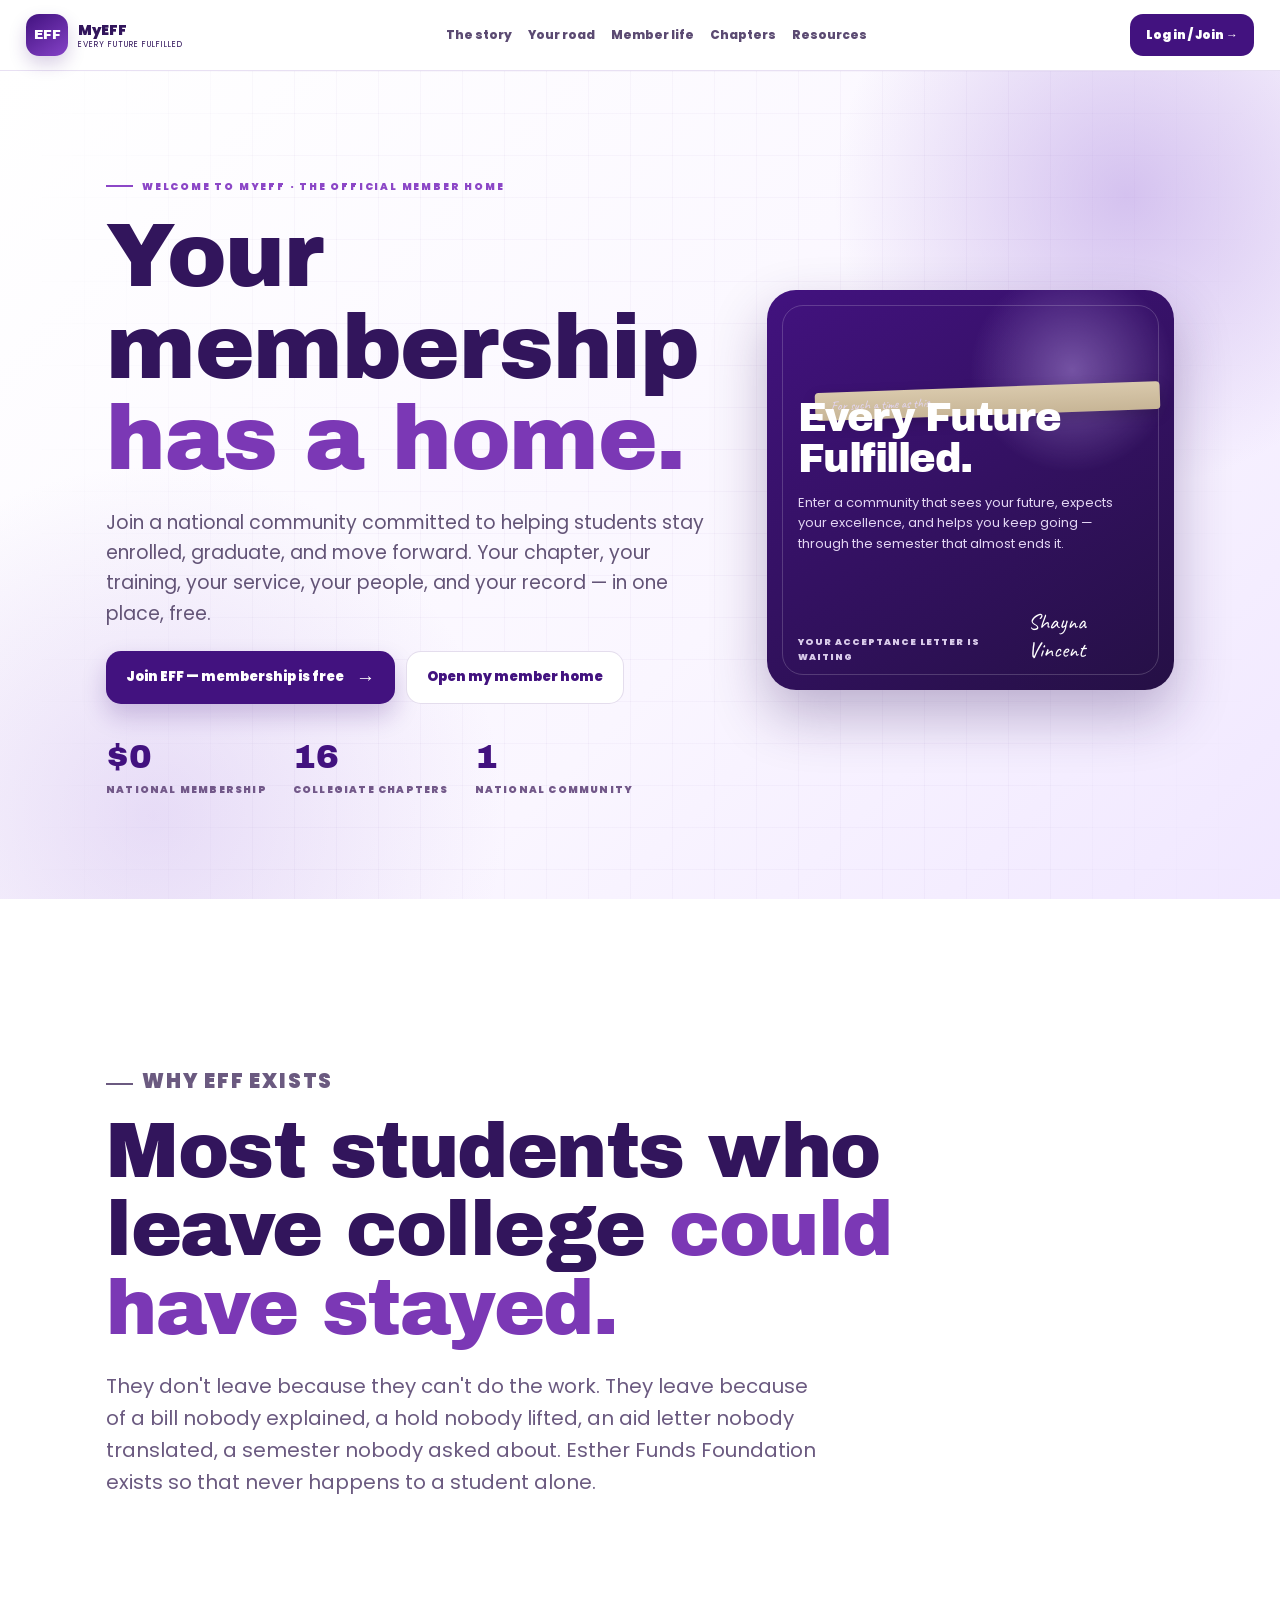
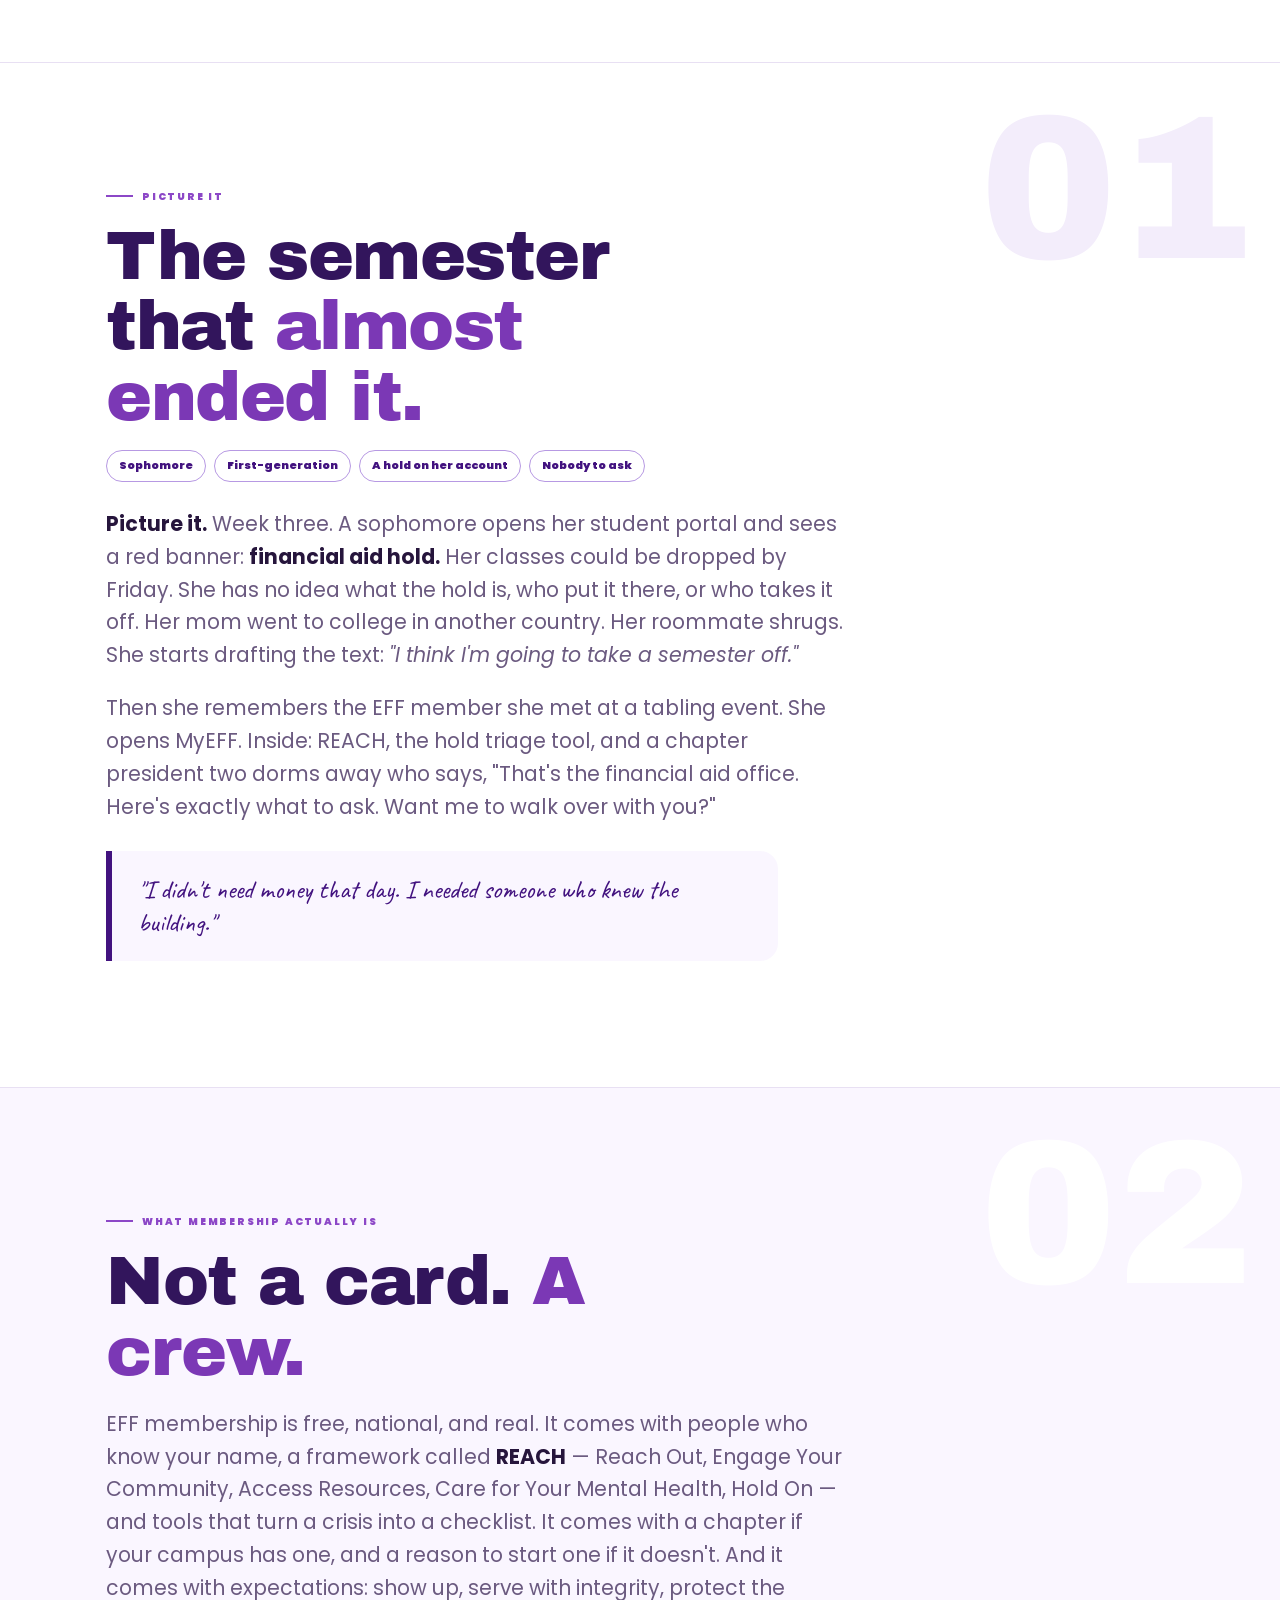
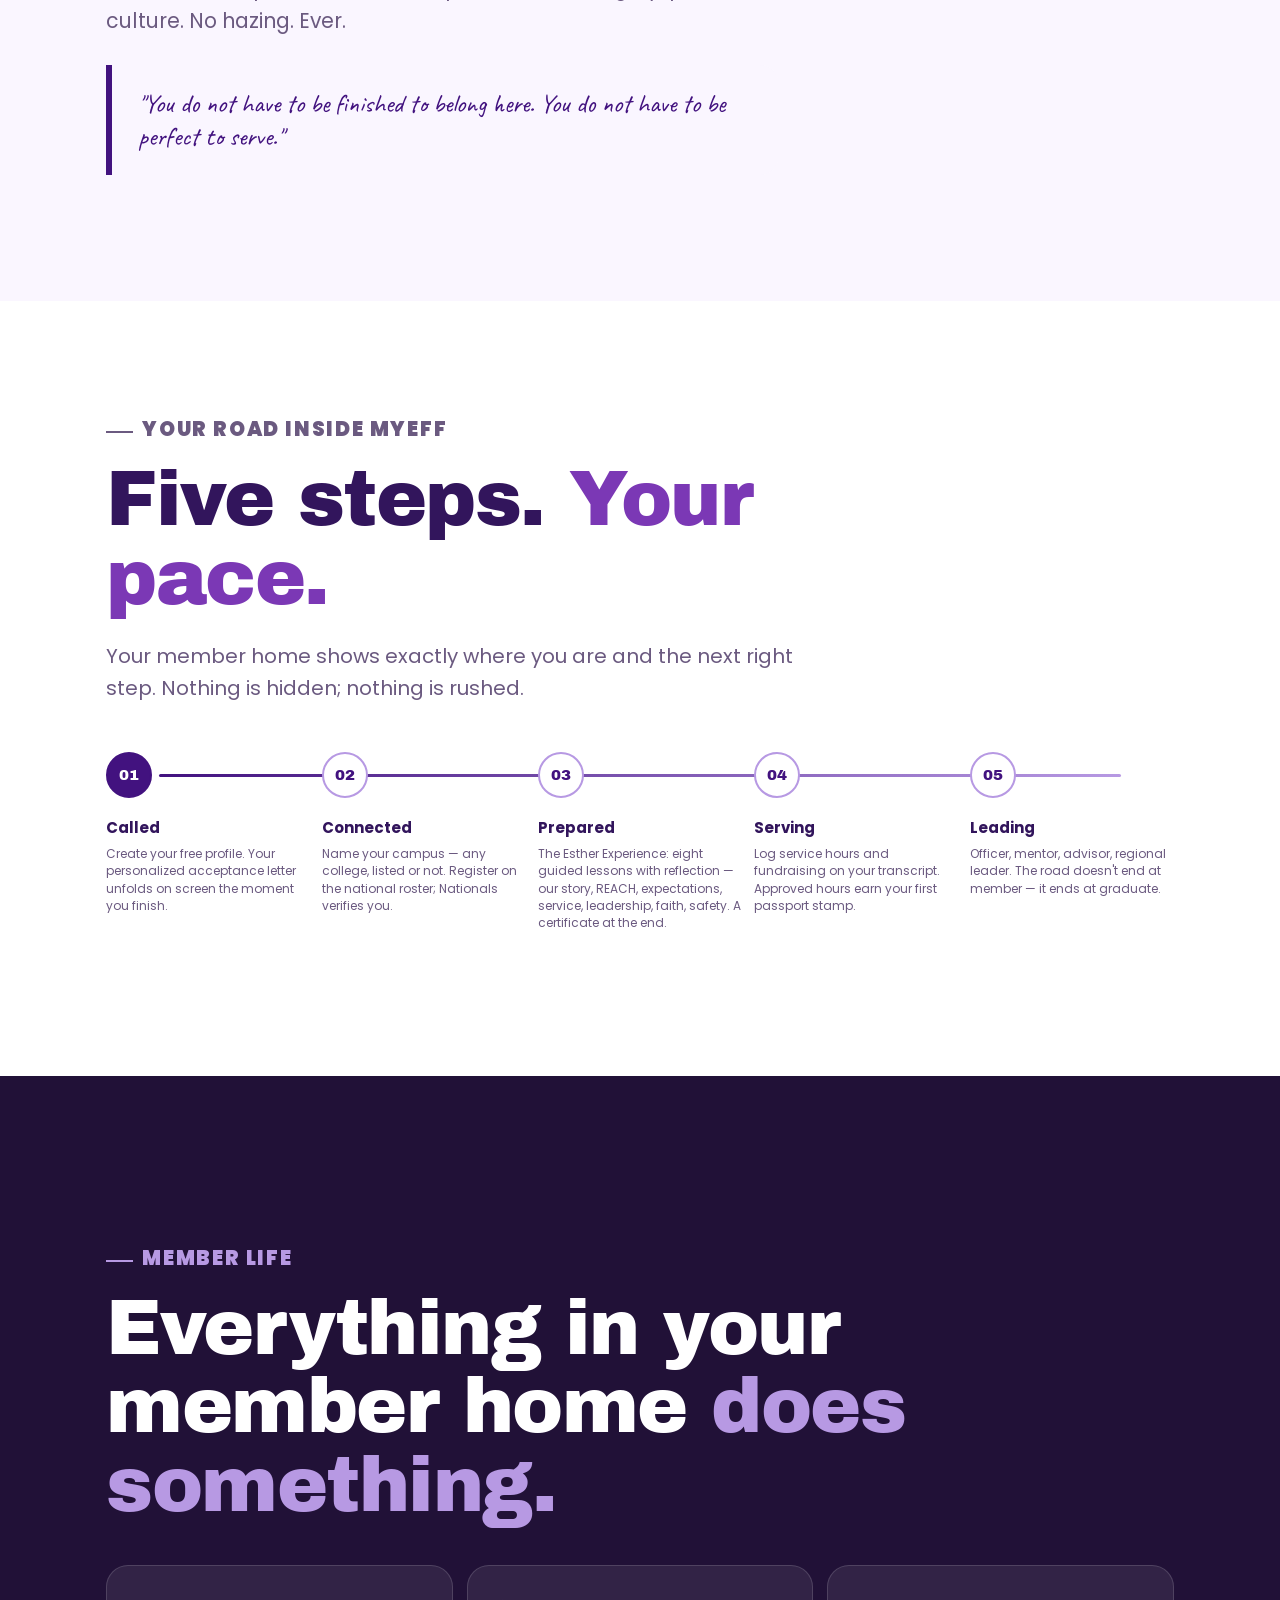
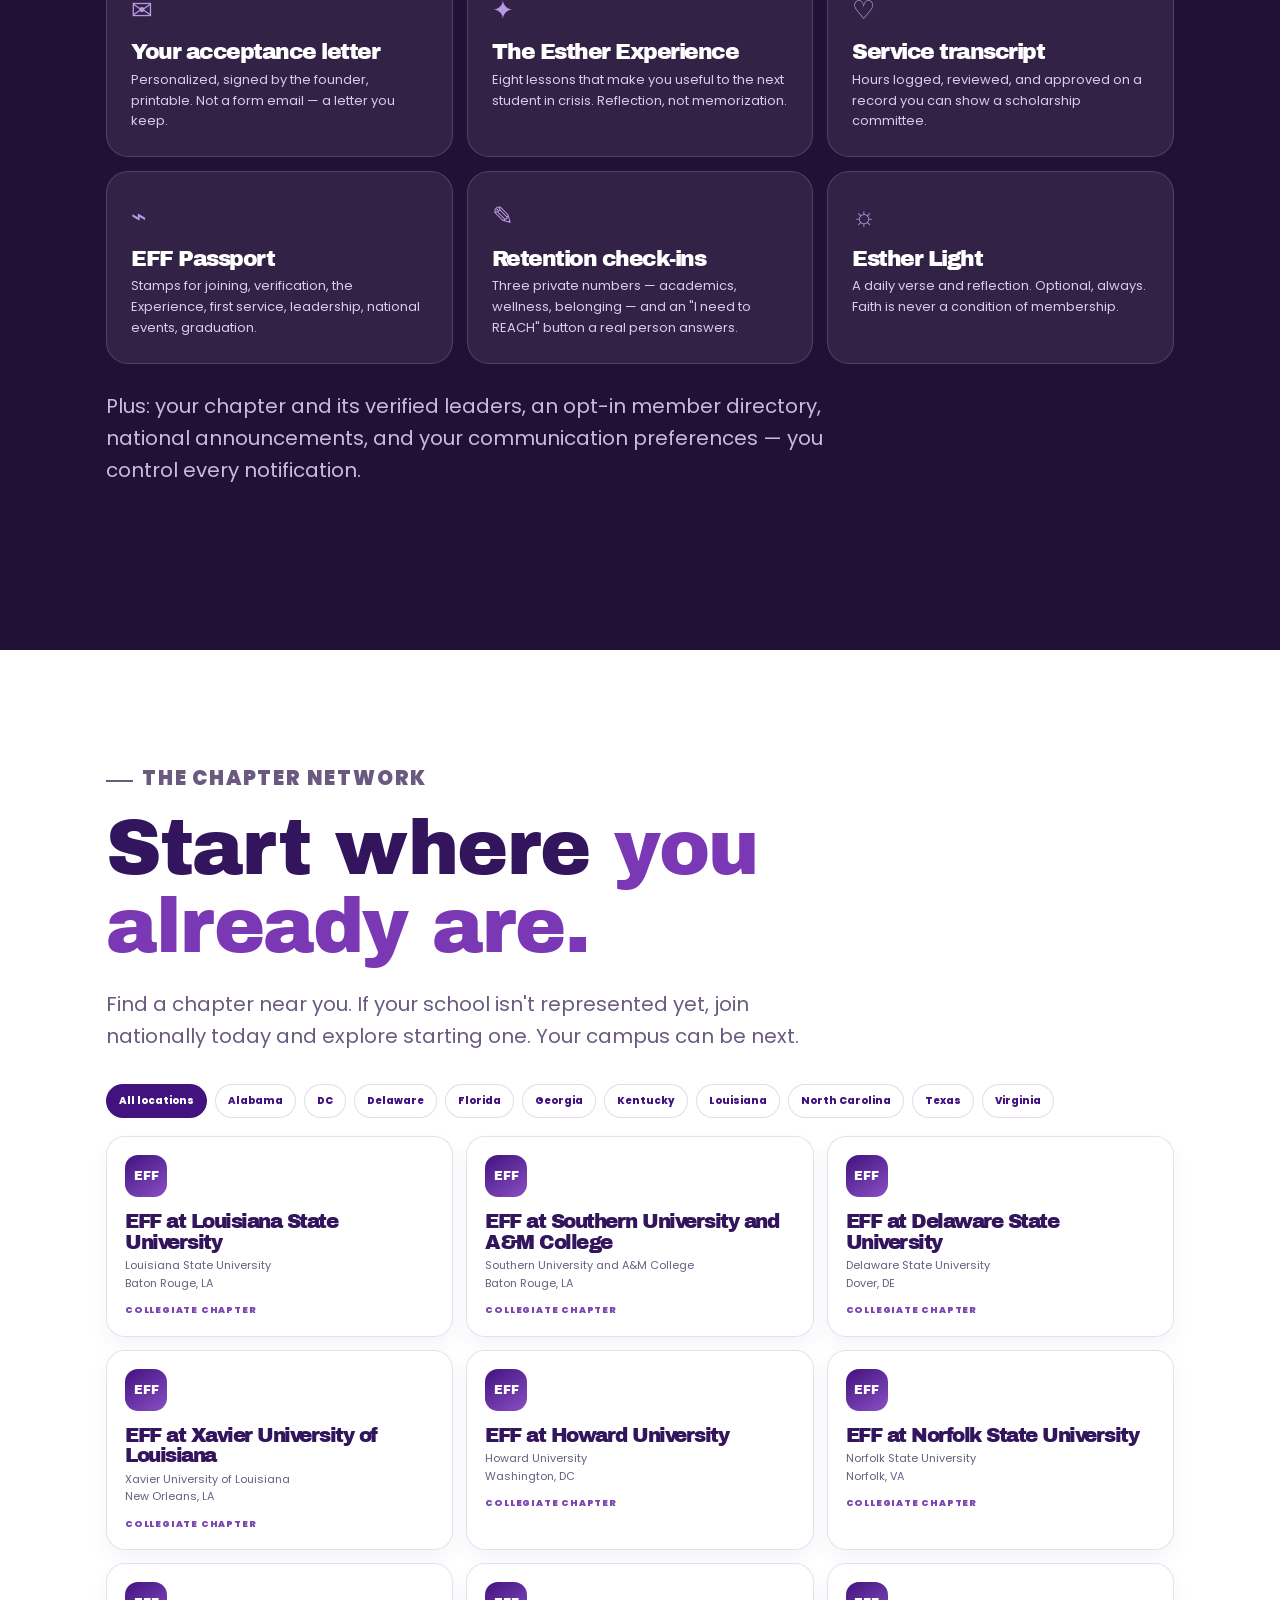
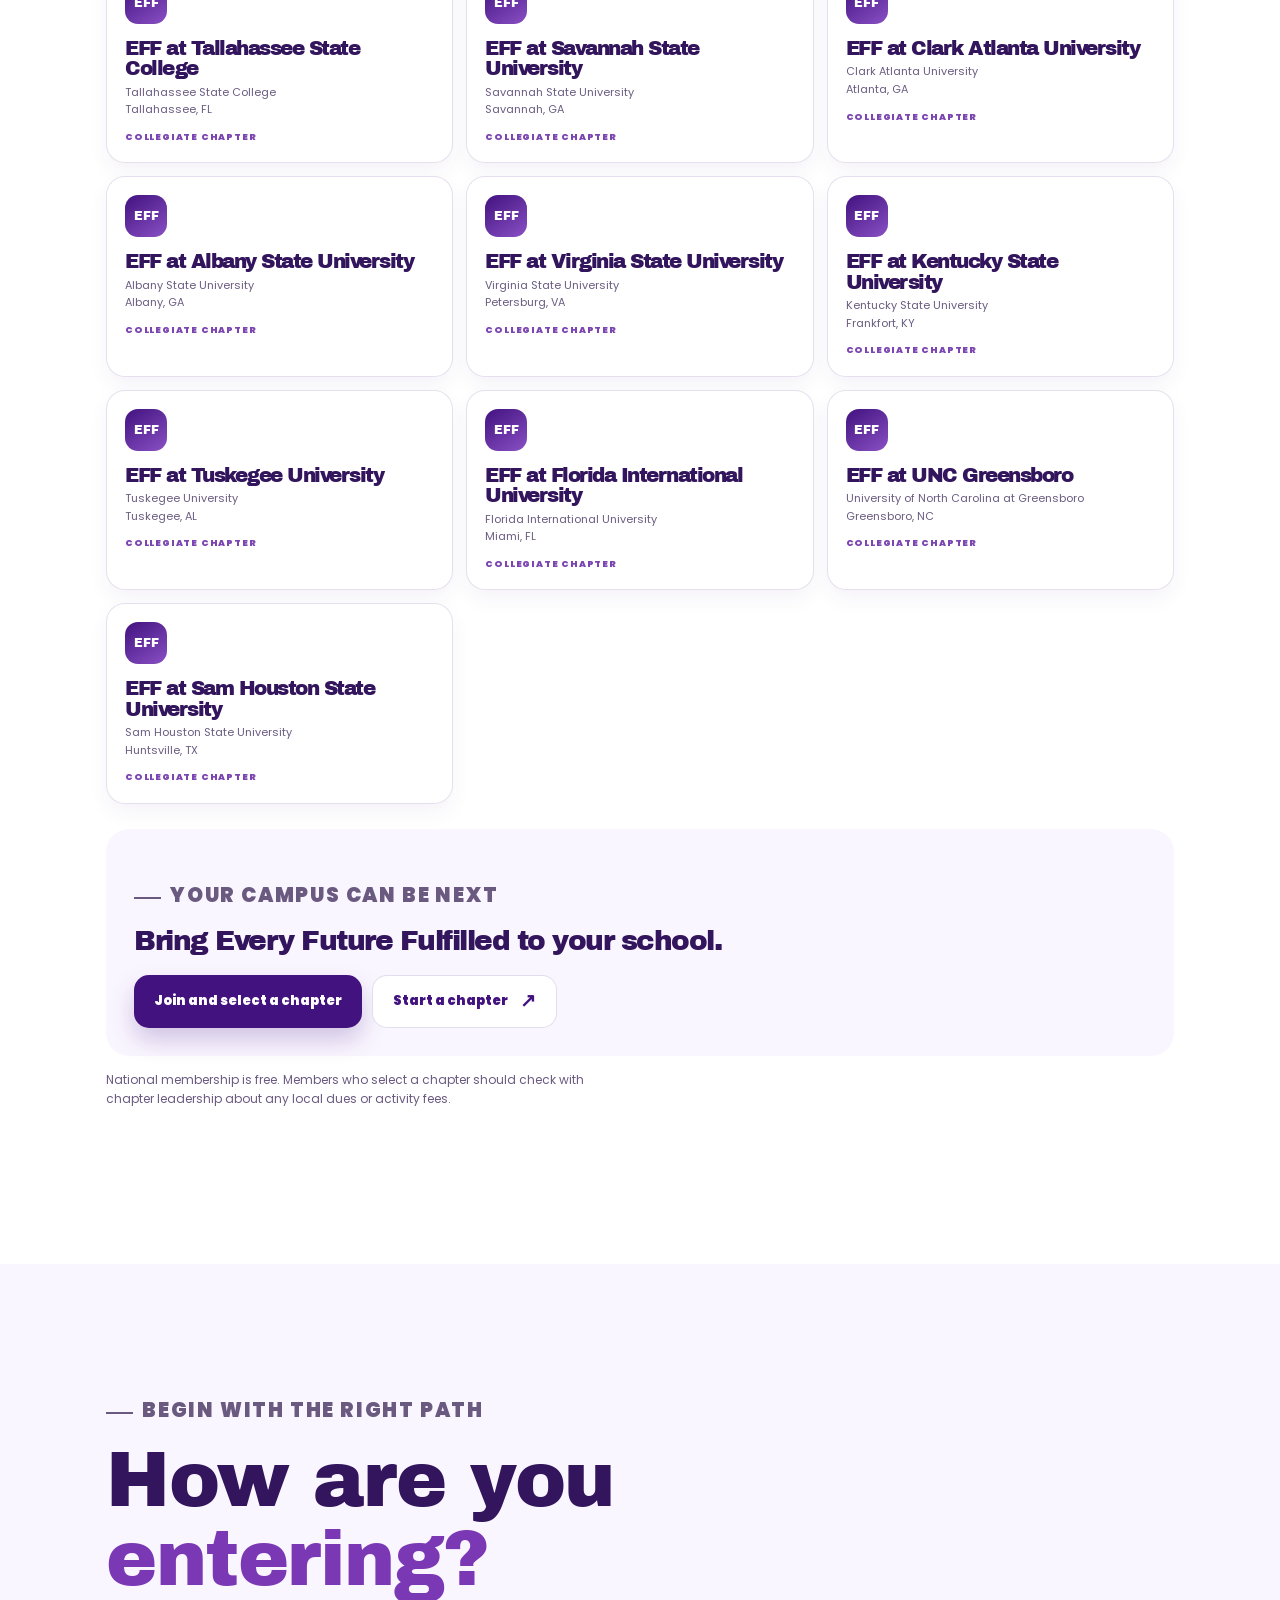
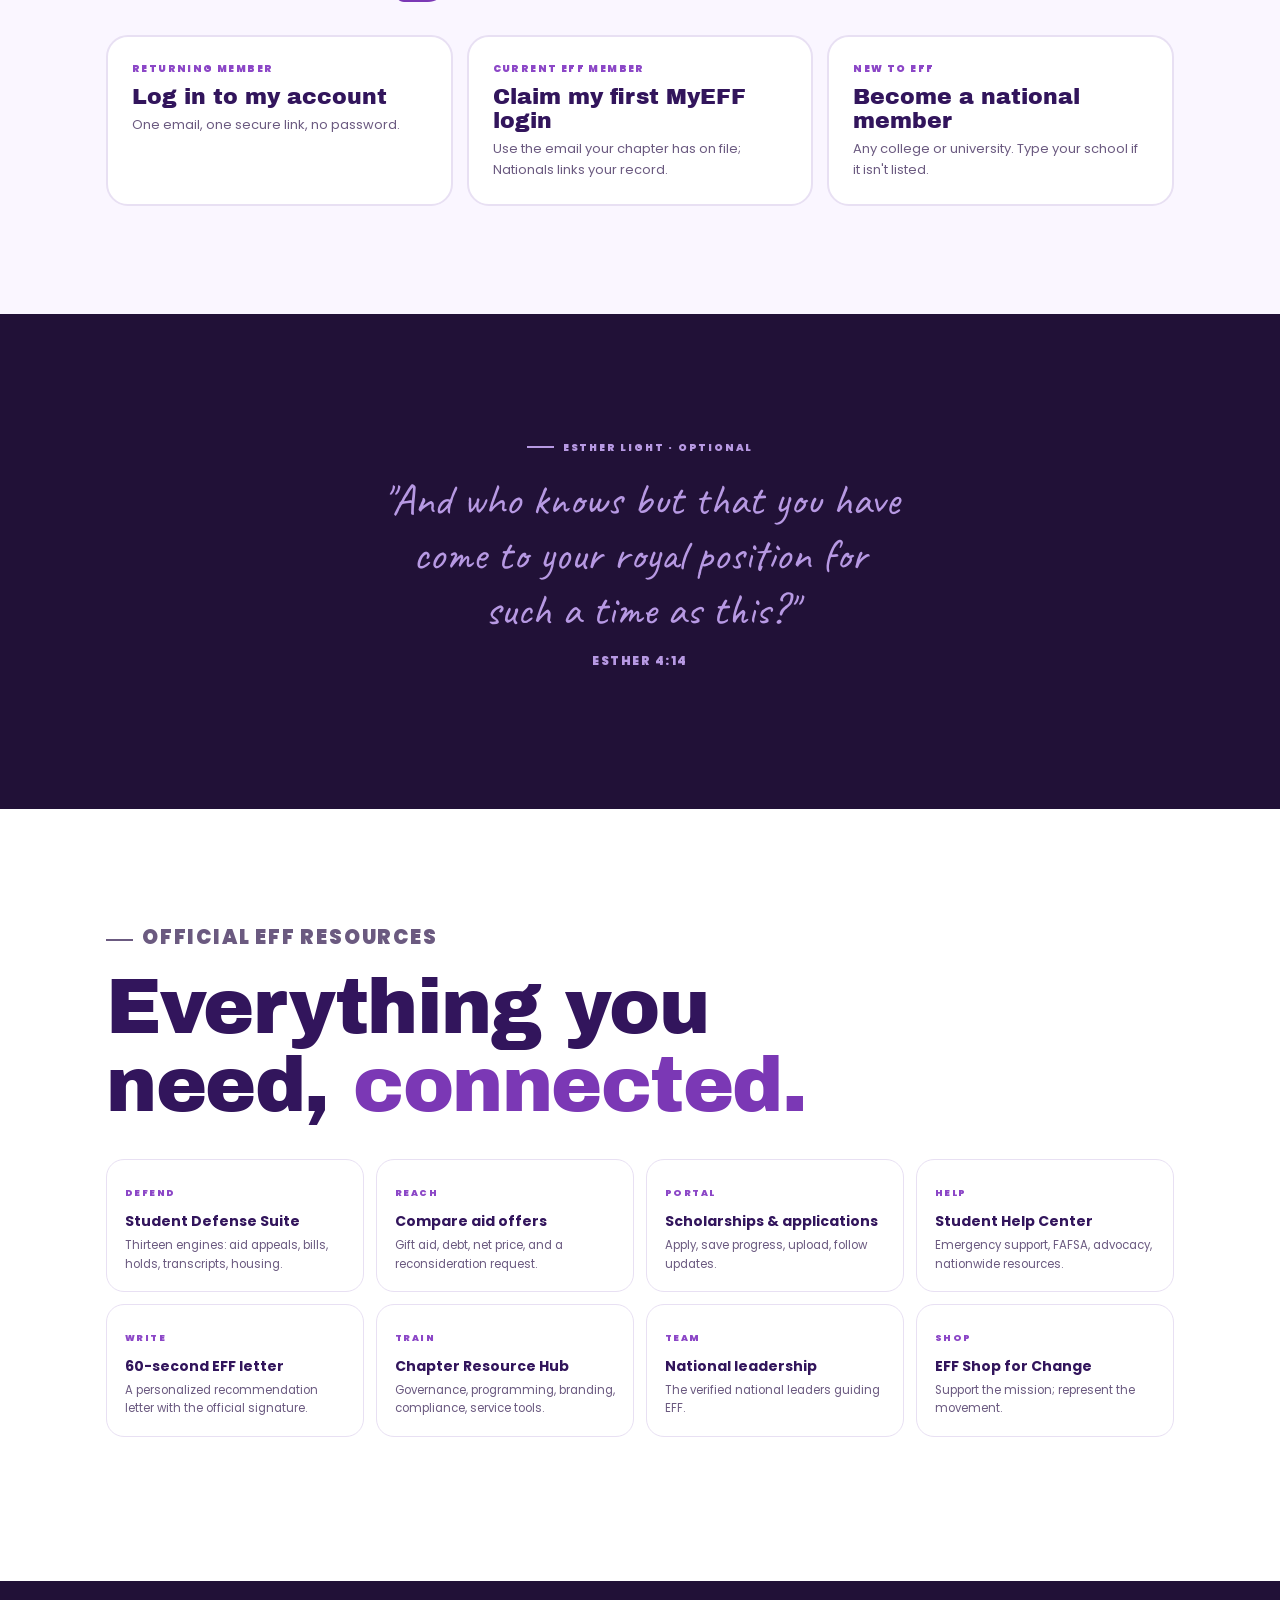
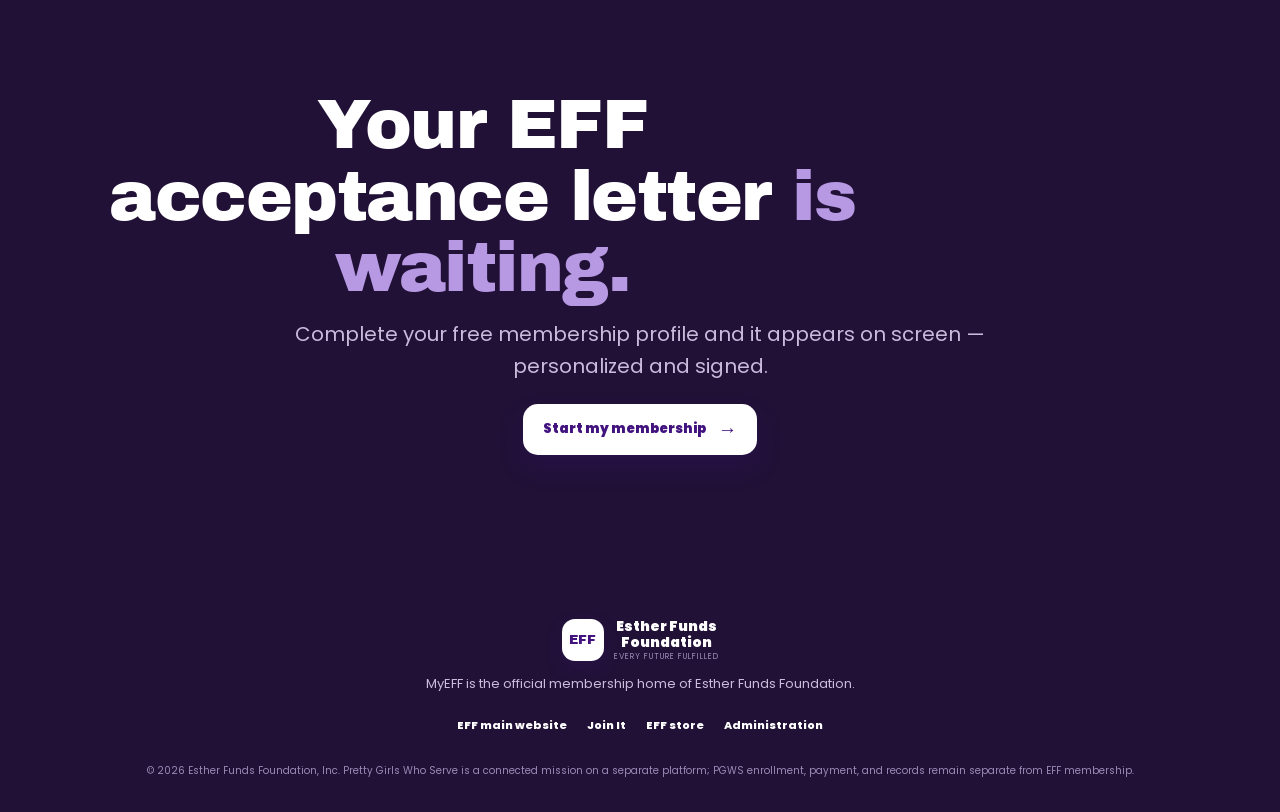
<file: index_story.html>
<!doctype html>
<html lang="en">
<head>
<meta charset="utf-8"><meta name="viewport" content="width=device-width,initial-scale=1">
<meta name="description" content="MyEFF is the official member home of Esther Funds Foundation. Free national membership. One connected community. Every Future Fulfilled.">
<title>MyEFF | Esther Funds Foundation</title>
<link rel="preconnect" href="https://fonts.googleapis.com"><link rel="preconnect" href="https://fonts.gstatic.com" crossorigin>
<link href="https://fonts.googleapis.com/css2?family=Archivo+Black&family=Caveat:wght@700&family=Poppins:wght@400;500;600;700;800;900&display=swap" rel="stylesheet">
<style>
:root{--p:#42127f;--d:#32155c;--deep:#211137;--l:#b799e3;--lav:#e6dbf5;--s:#faf6ff;--c:#f5f0e6;--g:#c9a66b;--ink:#26153c;--mute:#6b5a80;--line:#e8e0f3;--serif:'Archivo Black',Poppins,Arial,sans-serif;--body:Poppins,Arial,sans-serif}
*{box-sizing:border-box}html{scroll-behavior:smooth;scroll-padding-top:80px}
body{margin:0;background:#fff;color:var(--ink);font-family:var(--body);line-height:1.6;overflow-x:hidden}
a{color:inherit}
h1,h2,h3{margin:0;font-family:var(--serif);font-weight:400;line-height:1.02;letter-spacing:-1.5px;color:var(--d)}
h1 em,h2 em{font-style:normal;color:#7b38b5}
#bar{position:fixed;top:0;left:0;height:3px;width:0;background:var(--p);z-index:70}
.nav{position:sticky;top:0;z-index:50;display:flex;align-items:center;justify-content:space-between;gap:14px;padding:14px 26px;background:rgba(255,255,255,.86);backdrop-filter:blur(12px);border-bottom:1px solid var(--line)}
.brand{display:flex;align-items:center;gap:10px;color:var(--d);text-decoration:none;line-height:1}
.mark{display:grid;place-items:center;width:42px;height:42px;border-radius:13px;background:linear-gradient(145deg,var(--p),#8542c7);color:#fff;font:13px var(--serif);box-shadow:0 8px 18px rgba(66,18,127,.2)}
.brand b{font-size:14px;font-weight:900}.brand small{display:block;margin-top:3px;font-size:8px;letter-spacing:1px;text-transform:uppercase}
.nav nav{display:flex;gap:16px}.nav nav a{font-size:12px;font-weight:800;color:#5b4a72;text-decoration:none}
.login{padding:11px 16px;border-radius:13px;color:#fff;background:var(--p);font-size:12px;font-weight:900;text-decoration:none;white-space:nowrap}
@media(max-width:820px){.nav nav{display:none}}
.wrap{max-width:1120px;margin:0 auto;padding:0 26px}
.rv{opacity:0;transform:translateY(34px);transition:opacity .9s cubic-bezier(.2,.8,.2,1),transform .9s cubic-bezier(.2,.8,.2,1)}
.rv.in{opacity:1;transform:none}.d1{transition-delay:.12s}.d2{transition-delay:.24s}.d3{transition-delay:.36s}.d4{transition-delay:.48s}
.eyebrow{margin:0 0 16px;color:#8c47c7;font-size:10px;font-weight:900;letter-spacing:1.8px}.eyebrow:before{content:'';display:inline-block;width:27px;height:2px;background:currentColor;margin:0 9px 3px 0}
.btn{display:inline-flex;align-items:center;justify-content:center;gap:12px;border-radius:15px;padding:15px 20px;text-decoration:none;font-size:13px;font-weight:900;transition:transform .2s}
.btn:hover{transform:translateY(-3px)}.btn b{font-size:19px;line-height:0}
.btn.purple{background:var(--p);color:#fff;box-shadow:0 12px 25px rgba(66,18,127,.22)}.btn.white{background:#fff;color:var(--p);border:1px solid rgba(66,18,127,.14)}.btn.ghost{background:transparent;color:#fff;border:2px solid rgba(255,255,255,.6)}.btn.gold{background:var(--g);color:#332413}
/* hero */
.hero{position:relative;min-height:92vh;display:grid;align-items:center;padding:70px 0 60px;overflow:hidden;background:radial-gradient(circle at 88% 15%,rgba(183,153,227,.56),transparent 22%),radial-gradient(circle at 12% 90%,rgba(183,153,227,.3),transparent 26%),linear-gradient(135deg,#fff,#faf6ff 60%,#f0e7ff)}
.hero-grid{position:absolute;inset:0;opacity:.7;background-image:linear-gradient(rgba(66,18,127,.045) 1px,transparent 1px),linear-gradient(90deg,rgba(66,18,127,.045) 1px,transparent 1px);background-size:42px 42px;mask-image:linear-gradient(90deg,transparent,black 25%,black 78%,transparent)}
.hero .wrap{position:relative;display:grid;grid-template-columns:1.2fr .8fr;gap:50px;align-items:center}
@media(max-width:900px){.hero .wrap{grid-template-columns:1fr}}
.hero h1{font-size:clamp(46px,7vw,100px);max-width:12ch}
.lead{max-width:56ch;margin:22px 0;color:#635477;font-size:clamp(16px,1.6vw,19px)}
.actions{display:flex;gap:11px;flex-wrap:wrap}
.counts{display:flex;gap:26px;margin-top:34px}.counts b{display:block;font:34px var(--serif);color:var(--p)}.counts span{font-size:10px;font-weight:900;letter-spacing:1.2px;color:#725889}
.welcome-card{position:relative;min-height:400px;padding:80px 31px 27px;border-radius:29px;overflow:hidden;color:#fff;background:radial-gradient(circle at 75% 20%,rgba(183,153,227,.48),transparent 23%),linear-gradient(150deg,#42127f,#251045);box-shadow:0 25px 55px rgba(50,21,92,.3);transform:rotate(2deg)}
.welcome-card:after{content:'';position:absolute;inset:15px;border:1px solid rgba(255,255,255,.18);border-radius:21px}
.tape{position:absolute;top:17px;left:17px;z-index:1;margin:0;padding:6px 16px;border-radius:4px;background:linear-gradient(#d9c9ac,#c7b596);box-shadow:0 5px 14px rgba(0,0,0,.17);color:#5a4a2e;font:24px Caveat,cursive;transform:rotate(-2deg)}
.welcome-card h2{position:relative;z-index:1;color:#fff;font-size:40px}.welcome-card p{position:relative;z-index:1;color:#e2d5f3;font-size:13px}
.welcome-card .sig{position:absolute;z-index:1;bottom:26px;left:31px;right:31px;display:flex;justify-content:space-between;align-items:end;font-size:9px;font-weight:900;letter-spacing:1px;color:#d9cbea}.welcome-card .sig b{font:22px Caveat,cursive;color:#fff;letter-spacing:0}
/* statements */
.st{padding:16vh 0}.st h2{font-size:clamp(36px,6vw,84px);max-width:16ch}.st p{max-width:60ch;font-size:clamp(16px,1.6vw,20px);color:var(--mute);margin-top:22px}
.dark{background:var(--deep);color:#fff}.dark h2{color:#fff}.dark h2 em{color:var(--l)}.dark .st p,.dark p{color:#c9bbdc}.dark .eyebrow{color:var(--l)}
/* scene */
.scene{padding:14vh 0;border-top:1px solid var(--line);position:relative}
.scene .num{font:clamp(90px,16vw,220px) var(--serif);line-height:.8;color:#f3edfb;position:absolute;right:2vw;top:5vh;pointer-events:none;user-select:none}
.scene h2{font-size:clamp(34px,5.4vw,74px);max-width:14ch}
.who{display:flex;gap:8px;flex-wrap:wrap;margin:18px 0 26px}.who span{font-size:11px;font-weight:900;border:1.5px solid var(--l);border-radius:999px;padding:6px 12px;color:var(--p)}
.picture{max-width:62ch;font-size:clamp(17px,1.6vw,21px);color:var(--mute)}.picture b{color:var(--ink)}
.quote{margin:28px 0 0;padding:22px 26px;border-left:6px solid var(--p);background:var(--s);border-radius:0 18px 18px 0;font:26px Caveat,cursive;color:var(--p);max-width:56ch}
/* road */
.road{position:relative;display:grid;grid-template-columns:repeat(5,1fr);gap:12px;margin:46px 0 0;padding:0;list-style:none}
.road:before{content:'';position:absolute;top:24px;left:5%;right:5%;height:3px;background:linear-gradient(90deg,var(--p),var(--l));border-radius:3px}
.road li{position:relative;padding-top:66px}.road li span{position:absolute;top:2px;left:0;z-index:1;display:grid;place-items:center;width:46px;height:46px;border-radius:50%;background:#fff;border:2px solid var(--l);color:var(--p);font:15px var(--serif)}
.road li.done span{background:var(--p);border-color:var(--p);color:#fff}
.road li b{display:block;color:var(--d);font-size:15px}.road li small{display:block;color:var(--mute);font-size:12px;line-height:1.45;margin-top:5px}
@media(max-width:800px){.road{grid-template-columns:1fr 1fr}.road:before{display:none}}
/* life grid */
.life{display:grid;grid-template-columns:repeat(3,1fr);gap:14px;margin-top:40px}
@media(max-width:820px){.life{grid-template-columns:1fr}}
.life article{padding:24px;border-radius:22px;background:rgba(255,255,255,.08);border:1px solid rgba(255,255,255,.14)}
.life span{font-size:26px;color:var(--l)}.life h3{color:#fff;font-size:22px;margin:10px 0 6px}.life p{font-size:13px;color:#d9cbea;margin:0}
/* chapters */
.filters{display:flex;gap:8px;flex-wrap:wrap;margin:32px 0 18px}.filters button{border:1px solid rgba(66,18,127,.15);border-radius:999px;padding:8px 12px;background:#fff;color:var(--p);font:800 10px var(--body);cursor:pointer}.filters button.active{background:var(--p);color:#fff}
.chapter-grid{display:grid;grid-template-columns:repeat(3,1fr);gap:13px}
@media(max-width:900px){.chapter-grid{grid-template-columns:1fr 1fr}}@media(max-width:560px){.chapter-grid{grid-template-columns:1fr}}
.chapter{padding:18px;border-radius:19px;border:1px solid rgba(66,18,127,.13);box-shadow:0 9px 20px rgba(66,18,127,.05);background:#fff}
.chapter .badge{display:grid;place-items:center;width:42px;height:42px;border-radius:13px;background:linear-gradient(145deg,var(--p),#8950c4);color:#fff;font:12px var(--serif)}
.chapter h3{font-size:20px;margin:14px 0 5px}.chapter p{margin:0;color:#6b5c80;font-size:11px}.chapter small{display:block;margin-top:11px;color:#7b45b2;font-size:9px;font-weight:900;letter-spacing:.8px}
.cta-row{display:flex;align-items:center;justify-content:space-between;gap:20px;margin-top:25px;padding:28px;border-radius:23px;background:var(--s);flex-wrap:wrap}
.cta-row h3{font-size:28px}
/* doors */
.doors{display:grid;grid-template-columns:repeat(3,1fr);gap:14px;margin-top:36px}
@media(max-width:820px){.doors{grid-template-columns:1fr}}
.door{display:block;padding:24px;border-radius:22px;background:#fff;border:2px solid var(--line);text-decoration:none;transition:border-color .2s,transform .2s}
.door:hover{border-color:var(--p);transform:translateY(-3px)}
.door small{display:block;font-size:10px;font-weight:900;letter-spacing:1.4px;color:#8c47c7}.door b{display:block;font:22px var(--serif);color:var(--d);margin:8px 0 6px}.door p{margin:0;font-size:13px;color:var(--mute)}
.light{text-align:center;padding:14vh 0}.light .verse{font:clamp(28px,4vw,44px) Caveat,cursive;color:var(--l);max-width:26ch;margin:0 auto}
.resources{display:grid;grid-template-columns:repeat(4,1fr);gap:12px;margin-top:34px}
@media(max-width:900px){.resources{grid-template-columns:1fr 1fr}}
.res{padding:18px;border-radius:18px;background:#fff;border:1px solid var(--line);text-decoration:none}.res small{font-size:9px;font-weight:900;letter-spacing:1.4px;color:#8c47c7}.res b{display:block;font-size:14px;color:var(--d);margin:6px 0 4px}.res p{margin:0;font-size:11.5px;color:var(--mute)}
footer{padding:55px 24px 30px;text-align:center;color:#e8ddf4;background:var(--deep)}
footer p{font-size:13px;color:#cabcdb}footer div{display:flex;justify-content:center;flex-wrap:wrap;gap:20px;margin:22px 0}footer div a{color:#fff;text-decoration:none;font-size:11px;font-weight:800}footer small{color:#9b89b5;font-size:10px}
@media(prefers-reduced-motion:reduce){.rv{opacity:1;transform:none}}
</style>
</head>
<body>
<div id="bar"></div>
<header class="nav"><a class="brand" href="#top"><span class="mark">EFF</span><span><b>MyEFF</b><small>Every Future Fulfilled</small></span></a><nav><a href="#story">The story</a><a href="#road">Your road</a><a href="#life">Member life</a><a href="#chapters">Chapters</a><a href="#resources">Resources</a></nav><a class="login" href="member.html">Log in / Join →</a></header>

<!-- HERO -->
<section class="hero" id="top"><div class="hero-grid"></div><div class="wrap">
 <div>
  <p class="eyebrow rv">WELCOME TO MYEFF · THE OFFICIAL MEMBER HOME</p>
  <h1 class="rv d1">Your membership <em>has a home.</em></h1>
  <p class="lead rv d2">Join a national community committed to helping students stay enrolled, graduate, and move forward. Your chapter, your training, your service, your people, and your record — in one place, free.</p>
  <div class="actions rv d3"><a class="btn purple" href="member.html">Join EFF — membership is free <b>→</b></a><a class="btn white" href="member.html">Open my member home</a></div>
  <div class="counts rv d4"><div><b>$0</b><span>NATIONAL MEMBERSHIP</span></div><div><b id="cChapters">17</b><span>COLLEGIATE CHAPTERS</span></div><div><b>1</b><span>NATIONAL COMMUNITY</span></div></div>
 </div>
 <aside class="welcome-card rv d2"><p class="tape">For such a time as this.</p><h2>Every Future<br>Fulfilled.</h2><p>Enter a community that sees your future, expects your excellence, and helps you keep going — through the semester that almost ends it.</p><div class="sig"><span>YOUR ACCEPTANCE LETTER IS WAITING</span><b>Shayna Vincent</b></div></aside>
</div></section>

<!-- STORY -->
<section class="st" id="story"><div class="wrap">
 <p class="eyebrow rv">WHY EFF EXISTS</p>
 <h2 class="rv d1">Most students who leave college <em>could have stayed.</em></h2>
 <p class="rv d2">They don't leave because they can't do the work. They leave because of a bill nobody explained, a hold nobody lifted, an aid letter nobody translated, a semester nobody asked about. Esther Funds Foundation exists so that never happens to a student alone.</p>
</div></section>

<section class="scene"><span class="num">01</span><div class="wrap">
 <p class="eyebrow rv">PICTURE IT</p>
 <h2 class="rv d1">The semester that <em>almost ended it.</em></h2>
 <div class="who rv d2"><span>Sophomore</span><span>First-generation</span><span>A hold on her account</span><span>Nobody to ask</span></div>
 <p class="picture rv d3"><b>Picture it.</b> Week three. A sophomore opens her student portal and sees a red banner: <b>financial aid hold.</b> Her classes could be dropped by Friday. She has no idea what the hold is, who put it there, or who takes it off. Her mom went to college in another country. Her roommate shrugs. She starts drafting the text: <i>"I think I'm going to take a semester off."</i></p>
 <p class="picture rv d3" style="margin-top:18px">Then she remembers the EFF member she met at a tabling event. She opens MyEFF. Inside: REACH, the hold triage tool, and a chapter president two dorms away who says, "That's the financial aid office. Here's exactly what to ask. Want me to walk over with you?"</p>
 <div class="quote rv d4">"I didn't need money that day. I needed someone who knew the building."</div>
</div></section>

<section class="scene" style="background:var(--s)"><span class="num" style="color:#fff">02</span><div class="wrap">
 <p class="eyebrow rv">WHAT MEMBERSHIP ACTUALLY IS</p>
 <h2 class="rv d1">Not a card. <em>A crew.</em></h2>
 <p class="picture rv d2">EFF membership is free, national, and real. It comes with people who know your name, a framework called <b>REACH</b> — Reach Out, Engage Your Community, Access Resources, Care for Your Mental Health, Hold On — and tools that turn a crisis into a checklist. It comes with a chapter if your campus has one, and a reason to start one if it doesn't. And it comes with expectations: show up, serve with integrity, protect the culture. No hazing. Ever.</p>
 <div class="quote rv d3">"You do not have to be finished to belong here. You do not have to be perfect to serve."</div>
</div></section>

<!-- ROAD -->
<section class="st" id="road" style="padding-top:10vh"><div class="wrap">
 <p class="eyebrow rv">YOUR ROAD INSIDE MYEFF</p>
 <h2 class="rv d1">Five steps. <em>Your pace.</em></h2>
 <p class="rv d2">Your member home shows exactly where you are and the next right step. Nothing is hidden; nothing is rushed.</p>
 <ol class="road">
  <li class="done rv"><span>01</span><b>Called</b><small>Create your free profile. Your personalized acceptance letter unfolds on screen the moment you finish.</small></li>
  <li class="rv d1"><span>02</span><b>Connected</b><small>Name your campus — any college, listed or not. Register on the national roster; Nationals verifies you.</small></li>
  <li class="rv d2"><span>03</span><b>Prepared</b><small>The Esther Experience: eight guided lessons with reflection — our story, REACH, expectations, service, leadership, faith, safety. A certificate at the end.</small></li>
  <li class="rv d3"><span>04</span><b>Serving</b><small>Log service hours and fundraising on your transcript. Approved hours earn your first passport stamp.</small></li>
  <li class="rv d4"><span>05</span><b>Leading</b><small>Officer, mentor, advisor, regional leader. The road doesn't end at member — it ends at graduate.</small></li>
 </ol>
</div></section>

<!-- LIFE -->
<section class="st dark" id="life"><div class="wrap">
 <p class="eyebrow rv">MEMBER LIFE</p>
 <h2 class="rv d1">Everything in your member home <em>does something.</em></h2>
 <div class="life">
  <article class="rv"><span>✉</span><h3>Your acceptance letter</h3><p>Personalized, signed by the founder, printable. Not a form email — a letter you keep.</p></article>
  <article class="rv d1"><span>✦</span><h3>The Esther Experience</h3><p>Eight lessons that make you useful to the next student in crisis. Reflection, not memorization.</p></article>
  <article class="rv d2"><span>♡</span><h3>Service transcript</h3><p>Hours logged, reviewed, and approved on a record you can show a scholarship committee.</p></article>
  <article class="rv"><span>⌁</span><h3>EFF Passport</h3><p>Stamps for joining, verification, the Experience, first service, leadership, national events, graduation.</p></article>
  <article class="rv d1"><span>✎</span><h3>Retention check-ins</h3><p>Three private numbers — academics, wellness, belonging — and an "I need to REACH" button a real person answers.</p></article>
  <article class="rv d2"><span>☼</span><h3>Esther Light</h3><p>A daily verse and reflection. Optional, always. Faith is never a condition of membership.</p></article>
 </div>
 <p class="rv" style="margin-top:26px">Plus: your chapter and its verified leaders, an opt-in member directory, national announcements, and your communication preferences — you control every notification.</p>
</div></section>

<!-- CHAPTERS -->
<section class="st" id="chapters" style="padding-top:10vh"><div class="wrap">
 <p class="eyebrow rv">THE CHAPTER NETWORK</p>
 <h2 class="rv d1">Start where <em>you already are.</em></h2>
 <p class="rv d2">Find a chapter near you. If your school isn't represented yet, join nationally today and explore starting one. Your campus can be next.</p>
 <div id="chapterFilters" class="filters rv"><button class="active" data-state="all">All locations</button></div>
 <div id="chapterGrid" class="chapter-grid"></div>
 <div class="cta-row rv"><div><p class="eyebrow">YOUR CAMPUS CAN BE NEXT</p><h3>Bring Every Future Fulfilled to your school.</h3></div><div style="display:flex;gap:10px;flex-wrap:wrap"><a class="btn purple" href="member.html">Join and select a chapter</a><a class="btn white" href="https://estherfundsfoundation.org/new-eff-chapters" target="_blank" rel="noopener">Start a chapter <b>↗</b></a></div></div>
 <p style="font-size:12px;color:var(--mute);margin-top:14px">National membership is free. Members who select a chapter should check with chapter leadership about any local dues or activity fees.</p>
</div></section>

<!-- DOORS -->
<section class="st" style="background:var(--s);padding:12vh 0"><div class="wrap">
 <p class="eyebrow rv">BEGIN WITH THE RIGHT PATH</p>
 <h2 class="rv d1">How are you <em>entering?</em></h2>
 <div class="doors">
  <a class="door rv" href="member.html"><small>RETURNING MEMBER</small><b>Log in to my account</b><p>One email, one secure link, no password.</p></a>
  <a class="door rv d1" href="member.html"><small>CURRENT EFF MEMBER</small><b>Claim my first MyEFF login</b><p>Use the email your chapter has on file; Nationals links your record.</p></a>
  <a class="door rv d2" href="member.html"><small>NEW TO EFF</small><b>Become a national member</b><p>Any college or university. Type your school if it isn't listed.</p></a>
 </div>
</div></section>

<!-- LIGHT -->
<section class="light dark"><div class="wrap">
 <p class="eyebrow rv">ESTHER LIGHT · OPTIONAL</p>
 <p class="verse rv d1">"And who knows but that you have come to your royal position for such a time as this?"</p>
 <p class="rv d2" style="font-size:12px;letter-spacing:1.5px;font-weight:900;color:var(--l);margin-top:14px">ESTHER 4:14</p>
</div></section>

<!-- RESOURCES -->
<section class="st" id="resources" style="padding-top:10vh"><div class="wrap">
 <p class="eyebrow rv">OFFICIAL EFF RESOURCES</p>
 <h2 class="rv d1">Everything you need, <em>connected.</em></h2>
 <div class="resources">
  <a class="res rv" href="https://reach.estherfundsfoundation.org/defense?tool=triage" target="_blank" rel="noopener"><small>DEFEND</small><b>Student Defense Suite</b><p>Thirteen engines: aid appeals, bills, holds, transcripts, housing.</p></a>
  <a class="res rv d1" href="https://reach.estherfundsfoundation.org/tools?tool=counteroffer" target="_blank" rel="noopener"><small>REACH</small><b>Compare aid offers</b><p>Gift aid, debt, net price, and a reconsideration request.</p></a>
  <a class="res rv d2" href="https://portal.estherfundsfoundation.org/" target="_blank" rel="noopener"><small>PORTAL</small><b>Scholarships &amp; applications</b><p>Apply, save progress, upload, follow updates.</p></a>
  <a class="res rv d3" href="https://portal.estherfundsfoundation.org/resources" target="_blank" rel="noopener"><small>HELP</small><b>Student Help Center</b><p>Emergency support, FAFSA, advocacy, nationwide resources.</p></a>
  <a class="res rv" href="https://reach.estherfundsfoundation.org/tools?tool=recommendation" target="_blank" rel="noopener"><small>WRITE</small><b>60-second EFF letter</b><p>A personalized recommendation letter with the official signature.</p></a>
  <a class="res rv d1" href="https://estherfundsfoundation.org/eff-chapter-resources" target="_blank" rel="noopener"><small>TRAIN</small><b>Chapter Resource Hub</b><p>Governance, programming, branding, compliance, service tools.</p></a>
  <a class="res rv d2" href="https://estherfundsfoundation.org/meet-our-national-team" target="_blank" rel="noopener"><small>TEAM</small><b>National leadership</b><p>The verified national leaders guiding EFF.</p></a>
  <a class="res rv d3" href="https://estherfundsfoundation.online/" target="_blank" rel="noopener"><small>SHOP</small><b>EFF Shop for Change</b><p>Support the mission; represent the movement.</p></a>
 </div>
</div></section>

<section class="st dark" style="padding:12vh 0;text-align:center"><div class="wrap">
 <h2 class="rv" style="font-size:clamp(34px,5.5vw,76px)">Your EFF acceptance letter <em>is waiting.</em></h2>
 <p class="rv d1" style="margin:14px auto 22px">Complete your free membership profile and it appears on screen — personalized and signed.</p>
 <a class="btn purple rv d2" style="background:#fff;color:var(--p)" href="member.html">Start my membership <b>→</b></a>
</div></section>

<footer><a class="brand" style="justify-content:center;color:#fff" href="#top"><span class="mark" style="background:#fff;color:var(--p)">EFF</span><span><b>Esther Funds<br>Foundation</b><small>Every Future Fulfilled</small></span></a><p>MyEFF is the official membership home of Esther Funds Foundation.</p><div><a href="https://estherfundsfoundation.org/" target="_blank" rel="noopener">EFF main website</a><a href="https://app.joinit.com/o/esther-funds-foundation" target="_blank" rel="noopener">Join It</a><a href="https://estherfundsfoundation.online" target="_blank" rel="noopener">EFF store</a><a href="admin.html">Administration</a></div><small>© <span id="year"></span> Esther Funds Foundation, Inc. Pretty Girls Who Serve is a connected mission on a separate platform; PGWS enrollment, payment, and records remain separate from EFF membership.</small></footer>

<script src="supabase-config.js"></script>
<script>
document.getElementById('year').textContent=new Date().getFullYear();
const io=new IntersectionObserver(es=>es.forEach(e=>{if(e.isIntersecting){e.target.classList.add('in');io.unobserve(e.target);}}),{threshold:.15});
document.querySelectorAll('.rv').forEach(el=>io.observe(el));
const bar=document.getElementById('bar');addEventListener('scroll',()=>{const h=document.documentElement;bar.style.width=(h.scrollTop/(h.scrollHeight-h.clientHeight)*100)+'%';},{passive:true});
/* chapters: database first, static fallback */
const FALLBACK=[['EFF at Louisiana State University','Louisiana State University','Baton Rouge, LA','LA'],['EFF at Southern University and A&M College','Southern University and A&M College','Baton Rouge, LA','LA'],['EFF at Delaware State University','Delaware State University','Dover, DE','DE'],['EFF at Xavier University of Louisiana','Xavier University of Louisiana','New Orleans, LA','LA'],['EFF at Howard University','Howard University','Washington, DC','DC'],['EFF at Norfolk State University','Norfolk State University','Norfolk, VA','VA'],['EFF at Tallahassee State College','Tallahassee State College','Tallahassee, FL','FL'],['EFF at Savannah State University','Savannah State University','Savannah, GA','GA'],['EFF at Clark Atlanta University','Clark Atlanta University','Atlanta, GA','GA'],['EFF at Albany State University','Albany State University','Albany, GA','GA'],['EFF at Virginia State University','Virginia State University','Petersburg, VA','VA'],['EFF at Kentucky State University','Kentucky State University','Frankfort, KY','KY'],['EFF at Tuskegee University','Tuskegee University','Tuskegee, AL','AL'],['EFF at Florida International University','Florida International University','Miami, FL','FL'],['EFF at UNC Greensboro','University of North Carolina at Greensboro','Greensboro, NC','NC'],['EFF at Sam Houston State University','Sam Houston State University','Huntsville, TX','TX']];
const NAMES={AL:'Alabama',DC:'DC',DE:'Delaware',FL:'Florida',GA:'Georgia',KY:'Kentucky',LA:'Louisiana',NC:'North Carolina',TX:'Texas',VA:'Virginia'};
let list=FALLBACK.map(c=>({name:c[0],school:c[1],loc:c[2],state:c[3],kind:'chapter'}));
const grid=document.getElementById('chapterGrid'),filters=document.getElementById('chapterFilters');
function build(){const states=[...new Set(list.map(c=>c.state))].sort();filters.innerHTML='<button class="active" data-state="all">All locations</button>'+states.map(s=>`<button data-state="${s}">${NAMES[s]||s}</button>`).join('');filters.querySelectorAll('button').forEach(b=>b.onclick=()=>{filters.querySelector('.active').classList.remove('active');b.classList.add('active');render(b.dataset.state);});document.getElementById('cChapters').textContent=list.filter(c=>c.kind==='chapter').length;render('all');}
function render(state){grid.innerHTML=list.filter(c=>state==='all'||c.state===state).map(c=>`<article class="chapter"><span class="badge">EFF</span><h3>${c.name}</h3><p>${c.school}<br>${c.loc}</p><small>${c.kind==='pgws'?'SISTERHOOD BRANCH':'COLLEGIATE CHAPTER'}</small></article>`).join('');}
build();
(async()=>{try{const cfg=window.EFF_MEMBER_SUPABASE;if(!cfg||!cfg.url)return;const r=await fetch(cfg.url+'/rest/v1/eff_chapters?select=name,school,city,state,kind,status&kind=neq.national&status=neq.dissolved&order=name',{headers:{apikey:cfg.publishableKey}});if(!r.ok)return;const d=await r.json();if(d.length){list=d.map(c=>({name:c.name,school:c.school,loc:c.city+', '+c.state,state:c.state,kind:c.kind}));build();}}catch(e){}})();
</script>
</body>
</html>
</file>
